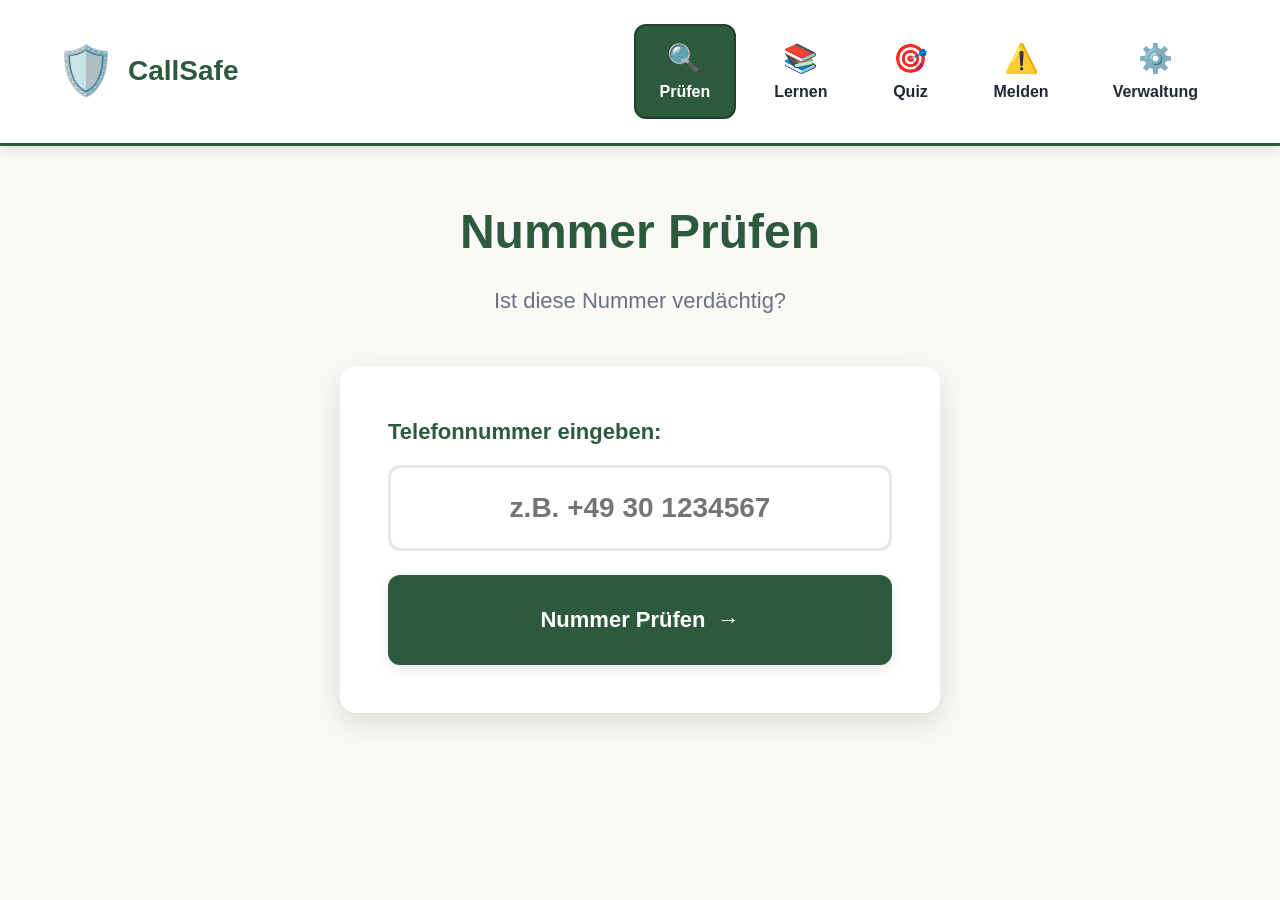
<file: index.html>
<!DOCTYPE html>
<html lang="de">
<head>
    <meta charset="UTF-8">
    <meta name="viewport" content="width=device-width, initial-scale=1.0">
    <meta name="description" content="Schutz vor Telefonbetrug - Sicher vor Enkeltrick und Betrüger">
    <meta name="theme-color" content="#2d5a3d">
    <title>CallSafe - Sicher am Telefon</title>
    <link rel="manifest" href="manifest.json">
    <link rel="stylesheet" href="style.css">
    <link rel="icon" type="image/png" href="data:image/svg+xml,<svg xmlns='http://www.w3.org/2000/svg' viewBox='0 0 100 100'><text y='.9em' font-size='90'>🛡️</text></svg>">
   
</head>
<body>
    <!-- Login Modal -->
<div id="login-modal" class="modal hidden">
    <div class="modal-content">
        <h2>Admin Login</h2>
        <form id="login-form">
            <div class="form-group">
                <label>E-Mail:</label>
                <input type="email" id="login-email" required>
            </div>
            <div class="form-group">
                <label>Passwort:</label>
                <input type="password" id="login-password" required>
            </div>
            <button type="submit" class="btn btn-primary">Login</button>
            <p id="login-error" class="error hidden"></p>
        </form>
    </div>
</div>
    <nav class="main-nav">
        <div class="nav-container">
            <div class="nav-logo">
                <span class="logo-icon">🛡️</span>
                <span class="logo-text">CallSafe</span>
            </div>
            <div class="nav-links">
                <button class="nav-btn active" data-page="check">
                    <span class="nav-icon">🔍</span>
                    <span>Prüfen</span>
                </button>
                <button class="nav-btn" data-page="learn">
                    <span class="nav-icon">📚</span>
                    <span>Lernen</span>
                </button>
                <button class="nav-btn" data-page="quiz">
                    <span class="nav-icon">🎯</span>
                    <span>Quiz</span>
                </button>
                <button class="nav-btn" data-page="report">
                    <span class="nav-icon">⚠️</span>
                    <span>Melden</span>
                </button>
                <button class="nav-btn" data-page="admin">
                    <span class="nav-icon">⚙️</span>
                    <span>Verwaltung</span>
                </button>
            </div>
        </div>
    </nav>

    <main class="main-content">
        
        <section id="check-page" class="page active">
            <div class="page-header">
                <h1>Nummer Prüfen</h1>
                <p class="subtitle">Ist diese Nummer verdächtig?</p>
            </div>
            
            <div class="check-container">
                <div class="input-group">
                    <label for="phone-input">Telefonnummer eingeben:</label>
                    <input 
                        type="tel" 
                        id="phone-input" 
                        placeholder="z.B. +49 30 1234567" 
                        autocomplete="off"
                    >
                    <button id="check-btn" class="btn btn-primary">
                        <span>Nummer Prüfen</span>
                        <span class="btn-icon">→</span>
                    </button>
                </div>

                <div id="check-result" class="check-result hidden">
                    <div class="result-card">
                        <div class="result-status"></div>
                        <div class="result-details">
                            <h3 class="result-title"></h3>
                            <p class="result-reason"></p>
                            <div class="result-category"></div>
                            <div class="result-action"></div>
                        </div>
                    </div>
                </div>
            </div>
        </section>

        <section id="learn-page" class="page">
            <div class="page-header">
                <h1>Wissen Schützt</h1>
                <p class="subtitle">Lernen Sie die häufigsten Betrugsmaschen kennen</p>
            </div>
            <div class="learn-grid">
                <div class="learn-card" data-topic="enkeltrick"><div class="card-icon">👵</div><h3>Enkeltrick</h3><p>Betrüger geben sich als Verwandte aus</p><button class="btn btn-secondary">Mehr erfahren →</button></div>
                <div class="learn-card" data-topic="polizei"><div class="card-icon">👮</div><h3>Falsche Polizisten</h3><p>Angebliche Polizei fordert Geld oder Wertsachen</p><button class="btn btn-secondary">Mehr erfahren →</button></div>
                <div class="learn-card" data-topic="schock"><div class="card-icon">🚨</div><h3>Schockanrufe</h3><p>Dringliche Notsituationen werden vorgetäuscht</p><button class="btn btn-secondary">Mehr erfahren →</button></div>
                <div class="learn-card" data-topic="bank"><div class="card-icon">🏦</div><h3>Bank / TAN-Betrug</h3><p>Angeblich Probleme mit Ihrem Konto</p><button class="btn btn-secondary">Mehr erfahren →</button></div>
                <div class="learn-card" data-topic="techsupport"><div class="card-icon">💻</div><h3>Tech-Support</h3><p>Falsche Microsoft oder IT-Mitarbeiter</p><button class="btn btn-secondary">Mehr erfahren →</button></div>
                <div class="learn-card" data-topic="gewinnspiel"><div class="card-icon">🎁</div><h3>Gewinnspiele</h3><p>Sie haben angeblich gewonnen</p><button class="btn btn-secondary">Mehr erfahren →</button></div>
            </div>
            <div id="learn-detail" class="learn-detail hidden"><button class="back-btn">← Zurück zur Übersicht</button><div class="detail-content"></div></div>
        </section>

        <section id="quiz-page" class="page">
            <div class="page-header"><h1>Spielerisch Lernen</h1><p class="subtitle">Testen Sie Ihr Wissen</p></div>
            <div id="quiz-start" class="quiz-start">
                <div class="quiz-topics">
                    <h2>Wählen Sie ein Thema:</h2>
                    <div class="quiz-topics-grid">
                        <button class="quiz-topic-btn" data-quiz="enkeltrick"><span class="topic-icon">👵</span><span>Enkeltrick</span></button>
                        <button class="quiz-topic-btn" data-quiz="polizei"><span class="topic-icon">👮</span><span>Falsche Polizisten</span></button>
                        <button class="quiz-topic-btn" data-quiz="bank"><span class="topic-icon">🏦</span><span>Bank-Betrug</span></button>
                        <button class="quiz-topic-btn" data-quiz="allgemein"><span class="topic-icon">🎯</span><span>Gemischtes Quiz</span></button>
                    </div>
                </div>
            </div>
            <div id="quiz-container" class="quiz-container hidden">
                <div class="quiz-progress"><div class="progress-bar"><div class="progress-fill"></div></div><p class="progress-text">Frage <span id="current-q">1</span> von <span id="total-q">5</span></p></div>
                <div class="quiz-question"><h2 id="question-text"></h2><div id="quiz-scenario" class="quiz-scenario hidden"></div><div id="quiz-options" class="quiz-options"></div></div>
                <div id="quiz-feedback" class="quiz-feedback hidden"></div>
                <div class="quiz-navigation"><button id="quiz-next" class="btn btn-primary hidden">Weiter →</button></div>
            </div>
            <div id="quiz-results" class="quiz-results hidden"><div class="results-card"><h2>Quiz beendet!</h2><div class="score-display"><div class="score-circle"><span id="final-score">0</span><span class="score-total">/ 5</span></div></div><p id="results-message"></p><div class="results-actions"><button id="quiz-restart" class="btn btn-primary">Neues Quiz starten</button><button id="quiz-review" class="btn btn-secondary">Antworten ansehen</button></div></div></div>
        </section>

        <section id="report-page" class="page">
            <div class="page-header"><h1>Nummer Melden</h1><p class="subtitle">Helfen Sie anderen - melden Sie verdächtige Nummern</p></div>
            <div class="report-container">
                <div class="report-form">
                    <div class="form-group"><label for="report-phone">Telefonnummer *</label><input type="tel" id="report-phone" placeholder="z.B. +49 30 1234567" required></div>
                    <div class="form-group"><label for="report-category">Art des Betrugs</label><select id="report-category"><option value="">Bitte wählen...</option><option value="enkeltrick">Enkeltrick</option><option value="polizei">Falsche Polizisten</option><option value="schock">Schockanruf</option><option value="bank">Bank / TAN-Betrug</option><option value="techsupport">Tech-Support</option><option value="gewinnspiel">Gewinnspiel</option><option value="sonstiges">Sonstiges</option></select></div>
                    <div class="form-group"><label for="report-details">Beschreibung (optional)</label><textarea id="report-details" rows="4" placeholder="Was wurde Ihnen am Telefon gesagt?"></textarea></div>
                    <button id="submit-report" class="btn btn-primary"><span>Nummer melden</span><span class="btn-icon">✓</span></button>
                </div>
                <div class="report-info"><div class="info-card"><h3>🤝 Gemeinsam stärker</h3><p>Jede Meldung hilft, andere Menschen zu schützen.</p></div><div class="info-card"><h3>📋 Offizielle Meldung</h3><p>Möchten Sie den Betrug auch offiziell melden?</p><a href="https://www.bundesnetzagentur.de/DE/Vportal/TK/Aerger/Faelle/UEW/beschwerde/start.html" target="_blank" class="btn btn-secondary external-link">Bundesnetzagentur →</a></div></div>
                <div id="report-success" class="report-success hidden"><div class="success-message"><div class="success-icon">✓</div><h3>Vielen Dank!</h3><p>Ihre Meldung wurde in der Datenbank gespeichert.</p><button id="new-report" class="btn btn-secondary">Weitere Nummer melden</button></div></div>
            </div>
        </section>

        <section id="admin-page" class="page">
    <div class="page-header">
        <h1>Admin-Verwaltung</h1>
        <p class="subtitle">Vollständige Kontrolle über alle Inhalte</p>
    </div>

    <div class="admin-container">
        <!-- Admin Tabs -->
        <div class="admin-tabs">
            <button class="admin-tab active" data-tab="stats">📊 Dashboard</button>
            <button class="admin-tab" data-tab="numbers">📱 Nummern</button>
            <button class="admin-tab" data-tab="quiz">🎯 Quiz</button>
            <button class="admin-tab" data-tab="training">📚 Trainings</button>
            <button class="admin-tab" data-tab="users">👥 Benutzer</button>
        </div>

        <!-- 1. Dashboard Tab -->
        <div id="stats-tab" class="admin-tab-content active">
            <div class="stats-grid">
                <div class="stat-card">
                    <div class="stat-icon">📊</div>
                    <div class="stat-value" id="total-checks">-</div>
                    <div class="stat-label">Nummern geprüft</div>
                </div>
                <div class="stat-card">
                    <div class="stat-icon">⚠️</div>
                    <div class="stat-value" id="total-reports">-</div>
                    <div class="stat-label">Meldungen</div>
                </div>
                <div class="stat-card">
                    <div class="stat-icon">🎯</div>
                    <div class="stat-value" id="total-quizzes">-</div>
                    <div class="stat-label">Quiz absolviert</div>
                </div>
                <div class="stat-card">
                    <div class="stat-icon">🛡️</div>
                    <div class="stat-value" id="blacklist-count">-</div>
                    <div class="stat-label">Gemeldete Nummern</div>
                </div>
            </div>

            <div class="chart-container">
                <h3>Meldungen nach Kategorie</h3>
                <div id="category-list" class="category-list"></div>
            </div>

            <div class="numbers-preview">
                <h3>Zuletzt gemeldete Nummern</h3>
                <div id="recent-numbers" class="recent-numbers-list"></div>
            </div>
        </div>

        <!-- 2. Numbers Tab -->
        <div id="numbers-tab" class="admin-tab-content">
            <div class="numbers-controls" style="display: flex; gap: 10px; margin-bottom: 20px;">
                <input type="text" id="number-search" placeholder="Nummer suchen..." class="search-input" style="flex: 1;">
                <button id="add-number-btn" class="btn btn-primary">+ Nummer hinzufügen</button>
                <button id="refresh-numbers" class="btn btn-secondary">🔄 Aktualisieren</button>
            </div>
            <div id="numbers-list" class="numbers-list"></div>
        </div>

        <!-- 3. Quiz Tab -->
        <div id="quiz-tab" class="admin-tab-content">
            <div style="margin-bottom: 20px;">
                <button onclick="showAddQuizModal()" class="btn btn-primary">+ Quiz erstellen</button>
                <button onclick="loadAdminQuizzes()" class="btn btn-secondary">🔄 Aktualisieren</button>
            </div>
            <div id="quizzes-list"></div>
        </div>

        <!-- 4. Training Tab -->
        <div id="training-tab" class="admin-tab-content">
            <div style="margin-bottom: 20px;">
                <button onclick="alert('Training erstellen kommt bald!')" class="btn btn-primary">+ Training erstellen</button>
                <button onclick="loadAdminTrainings()" class="btn btn-secondary">🔄 Aktualisieren</button>
            </div>
            <div id="trainings-list"></div>
        </div>

        <!-- 5. Users Tab -->
        <div id="users-tab" class="admin-tab-content">
            <div style="margin-bottom: 20px;">
                <button onclick="alert('User-Verwaltung kommt bald!')" class="btn btn-secondary">🔄 Aktualisieren</button>
            </div>
            <div id="users-list">
                <p style="padding: 20px; text-align: center; color: #666;">User-Verwaltung wird bald implementiert</p>
            </div>
        </div>

    </div>
</section>
<!-- Admin Tab Styles -->
<style>
.admin-tabs {
    display: flex;
    gap: 10px;
    margin-bottom: 20px;
    flex-wrap: wrap;
}

.admin-tab {
    padding: 12px 20px;
    background: white;
    border: 2px solid #e0e0e0;
    border-radius: 8px;
    cursor: pointer;
    font-weight: 600;
    transition: all 0.3s;
}

.admin-tab:hover {
    background: #f5f5f5;
    border-color: #2d5a3d;
}

.admin-tab.active {
    background: #2d5a3d;
    color: white;
    border-color: #2d5a3d;
}

.admin-tab-content {
    display: none;
}

.admin-tab-content.active {
    display: block;
}

.search-input {
    padding: 12px 16px;
    border: 2px solid #e0e0e0;
    border-radius: 8px;
    font-size: 1rem;
}

.search-input:focus {
    outline: none;
    border-color: #2d5a3d;
}

.btn-danger {
    background: #d32f2f !important;
    color: white !important;
}

.btn-danger:hover {
    background: #b71c1c !important;
}
</style>

<!-- Tab Switching Script -->
<script>
document.addEventListener('DOMContentLoaded', () => {
    // Tab Switching
    document.querySelectorAll('.admin-tab').forEach(tab => {
        tab.addEventListener('click', () => {
            const targetTab = tab.dataset.tab;
            
            // Remove active from all tabs
            document.querySelectorAll('.admin-tab').forEach(t => t.classList.remove('active'));
            document.querySelectorAll('.admin-tab-content').forEach(c => c.classList.remove('active'));
            
            // Add active to clicked tab
            tab.classList.add('active');
            document.getElementById(`${targetTab}-tab`).classList.add('active');
            
            // Load content based on tab
            if (targetTab === 'quiz' && typeof loadAdminQuizzes === 'function') {
                loadAdminQuizzes();
            } else if (targetTab === 'training' && typeof loadAdminTrainings === 'function') {
                loadAdminTrainings();
            }
        });
    });
});
</script>

    </main>

    <div id="install-prompt" class="install-prompt hidden">
        <div class="install-content">
            <button class="install-close">×</button>
            <div class="install-icon">📱</div>
            <h3>App installieren?</h3>
            <p>Installieren Sie CallSafe für schnellen Zugriff, auch offline.</p>
            <button id="install-btn" class="btn btn-primary">Jetzt installieren</button>
        </div>
    </div>

    <div id="loading" class="loading-overlay hidden">
        <div class="loading-spinner"></div>
    </div>

    
    <script src="api-client.js"></script> 
    <script src="admin-system.js"></script>
    <script src="admin-management-complete.js"></script>
    <script src="app.js"></script>
</body>
</html>
</file>
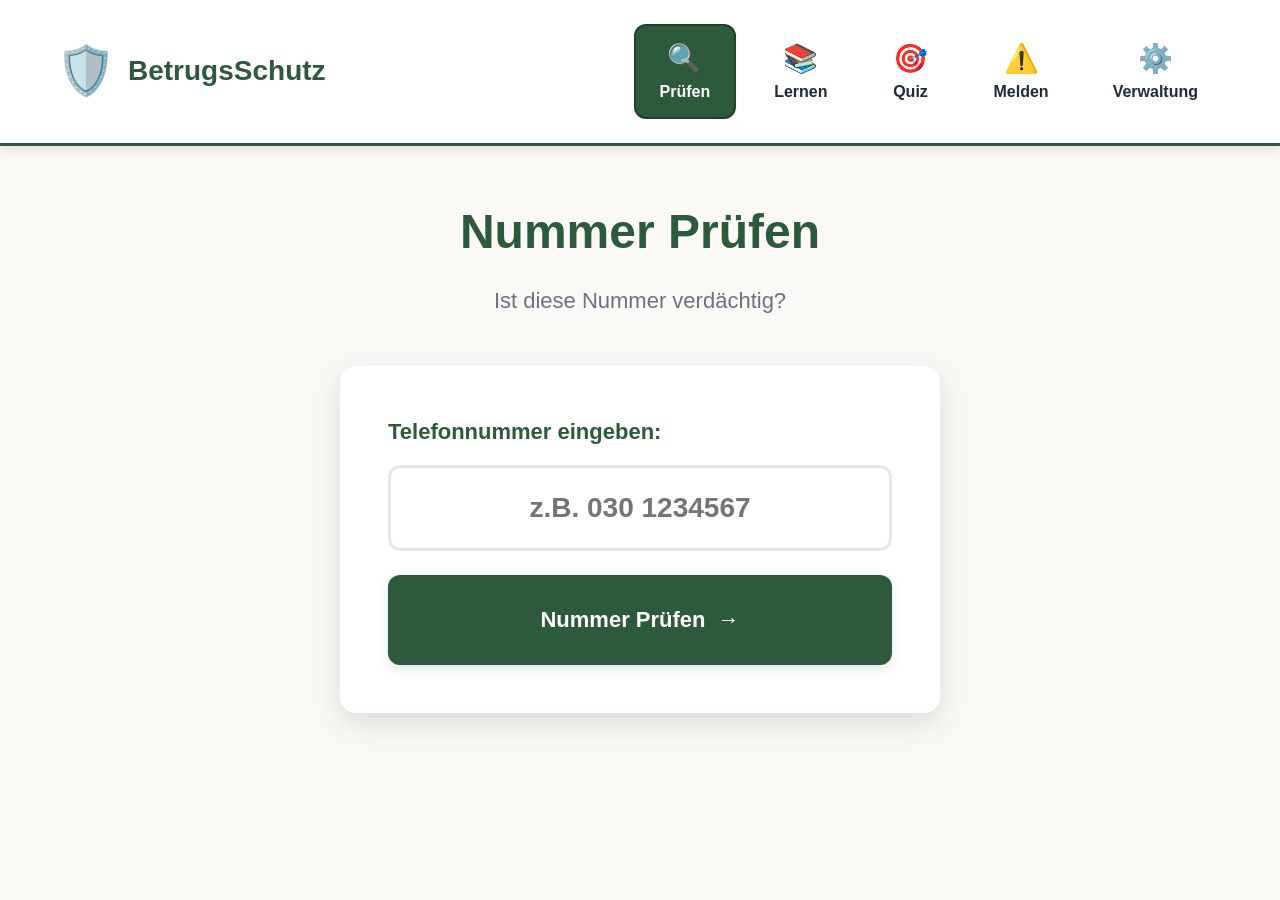
<file: index(3).html>
<!DOCTYPE html>
<html lang="de">
<head>
    <meta charset="UTF-8">
    <meta name="viewport" content="width=device-width, initial-scale=1.0">
    <meta name="description" content="Schutz vor Telefonbetrug - Sicher vor Enkeltrick und Betrüger">
    <meta name="theme-color" content="#2d5a3d">
    <title>BetrugsSchutz - Sicher am Telefon</title>
    <link rel="manifest" href="manifest.json">
    <link rel="stylesheet" href="style.css">
    <link rel="icon" type="image/png" href="data:image/svg+xml,<svg xmlns='http://www.w3.org/2000/svg' viewBox='0 0 100 100'><text y='.9em' font-size='90'>🛡️</text></svg>">
</head>
<body>
    <!-- Navigation -->
    <nav class="main-nav">
        <div class="nav-container">
            <div class="nav-logo">
                <span class="logo-icon">🛡️</span>
                <span class="logo-text">BetrugsSchutz</span>
            </div>
            <div class="nav-links">
                <button class="nav-btn active" data-page="check">
                    <span class="nav-icon">🔍</span>
                    <span>Prüfen</span>
                </button>
                <button class="nav-btn" data-page="learn">
                    <span class="nav-icon">📚</span>
                    <span>Lernen</span>
                </button>
                <button class="nav-btn" data-page="quiz">
                    <span class="nav-icon">🎯</span>
                    <span>Quiz</span>
                </button>
                <button class="nav-btn" data-page="report">
                    <span class="nav-icon">⚠️</span>
                    <span>Melden</span>
                </button>
                <button class="nav-btn" data-page="admin">
                    <span class="nav-icon">⚙️</span>
                    <span>Verwaltung</span>
                </button>
            </div>
        </div>
    </nav>

    <!-- Main Content Area -->
    <main class="main-content">
        
        <!-- Check Page -->
        <section id="check-page" class="page active">
            <div class="page-header">
                <h1>Nummer Prüfen</h1>
                <p class="subtitle">Ist diese Nummer verdächtig?</p>
            </div>
            
            <div class="check-container">
                <div class="input-group">
                    <label for="phone-input">Telefonnummer eingeben:</label>
                    <input 
                        type="tel" 
                        id="phone-input" 
                        placeholder="z.B. 030 1234567" 
                        autocomplete="off"
                    >
                    <button id="check-btn" class="btn btn-primary">
                        <span>Nummer Prüfen</span>
                        <span class="btn-icon">→</span>
                    </button>
                </div>

                <div id="check-result" class="check-result hidden">
                    <div class="result-card">
                        <div class="result-status"></div>
                        <div class="result-details">
                            <h3 class="result-title"></h3>
                            <p class="result-reason"></p>
                            <div class="result-category"></div>
                            <div class="result-action"></div>
                        </div>
                    </div>
                </div>
            </div>
        </section>

        <!-- Learn Page -->
        <section id="learn-page" class="page">
            <div class="page-header">
                <h1>Wissen Schützt</h1>
                <p class="subtitle">Lernen Sie die häufigsten Betrugsmaschen kennen</p>
            </div>
            
            <div class="learn-grid">
                <div class="learn-card" data-topic="enkeltrick">
                    <div class="card-icon">👵</div>
                    <h3>Enkeltrick</h3>
                    <p>Betrüger geben sich als Verwandte aus</p>
                    <button class="btn btn-secondary">Mehr erfahren →</button>
                </div>

                <div class="learn-card" data-topic="polizei">
                    <div class="card-icon">👮</div>
                    <h3>Falsche Polizisten</h3>
                    <p>Angebliche Polizei fordert Geld oder Wertsachen</p>
                    <button class="btn btn-secondary">Mehr erfahren →</button>
                </div>

                <div class="learn-card" data-topic="schock">
                    <div class="card-icon">🚨</div>
                    <h3>Schockanrufe</h3>
                    <p>Dringliche Notsituationen werden vorgetäuscht</p>
                    <button class="btn btn-secondary">Mehr erfahren →</button>
                </div>

                <div class="learn-card" data-topic="bank">
                    <div class="card-icon">🏦</div>
                    <h3>Bank / TAN-Betrug</h3>
                    <p>Angeblich Probleme mit Ihrem Konto</p>
                    <button class="btn btn-secondary">Mehr erfahren →</button>
                </div>

                <div class="learn-card" data-topic="techsupport">
                    <div class="card-icon">💻</div>
                    <h3>Tech-Support</h3>
                    <p>Falsche Microsoft oder IT-Mitarbeiter</p>
                    <button class="btn btn-secondary">Mehr erfahren →</button>
                </div>

                <div class="learn-card" data-topic="gewinnspiel">
                    <div class="card-icon">🎁</div>
                    <h3>Gewinnspiele</h3>
                    <p>Sie haben angeblich gewonnen</p>
                    <button class="btn btn-secondary">Mehr erfahren →</button>
                </div>
            </div>

            <!-- Detail View -->
            <div id="learn-detail" class="learn-detail hidden">
                <button class="back-btn">← Zurück zur Übersicht</button>
                <div class="detail-content"></div>
            </div>
        </section>

        <!-- Quiz Page -->
        <section id="quiz-page" class="page">
            <div class="page-header">
                <h1>Spielerisch Lernen</h1>
                <p class="subtitle">Testen Sie Ihr Wissen</p>
            </div>

            <div id="quiz-start" class="quiz-start">
                <div class="quiz-topics">
                    <h2>Wählen Sie ein Thema:</h2>
                    <div class="quiz-topics-grid">
                        <button class="quiz-topic-btn" data-quiz="enkeltrick">
                            <span class="topic-icon">👵</span>
                            <span>Enkeltrick</span>
                        </button>
                        <button class="quiz-topic-btn" data-quiz="polizei">
                            <span class="topic-icon">👮</span>
                            <span>Falsche Polizisten</span>
                        </button>
                        <button class="quiz-topic-btn" data-quiz="bank">
                            <span class="topic-icon">🏦</span>
                            <span>Bank-Betrug</span>
                        </button>
                        <button class="quiz-topic-btn" data-quiz="allgemein">
                            <span class="topic-icon">🎯</span>
                            <span>Gemischtes Quiz</span>
                        </button>
                    </div>
                </div>
            </div>

            <div id="quiz-container" class="quiz-container hidden">
                <div class="quiz-progress">
                    <div class="progress-bar">
                        <div class="progress-fill"></div>
                    </div>
                    <p class="progress-text">Frage <span id="current-q">1</span> von <span id="total-q">5</span></p>
                </div>

                <div class="quiz-question">
                    <h2 id="question-text"></h2>
                    <div id="quiz-scenario" class="quiz-scenario hidden"></div>
                    <div id="quiz-options" class="quiz-options"></div>
                </div>

                <div id="quiz-feedback" class="quiz-feedback hidden"></div>
                
                <div class="quiz-navigation">
                    <button id="quiz-next" class="btn btn-primary hidden">Weiter →</button>
                </div>
            </div>

            <div id="quiz-results" class="quiz-results hidden">
                <div class="results-card">
                    <h2>Quiz beendet!</h2>
                    <div class="score-display">
                        <div class="score-circle">
                            <span id="final-score">0</span>
                            <span class="score-total">/ 5</span>
                        </div>
                    </div>
                    <p id="results-message"></p>
                    <div class="results-actions">
                        <button id="quiz-restart" class="btn btn-primary">Neues Quiz starten</button>
                        <button id="quiz-review" class="btn btn-secondary">Antworten ansehen</button>
                    </div>
                </div>
            </div>
        </section>

        <!-- Report Page -->
        <section id="report-page" class="page">
            <div class="page-header">
                <h1>Nummer Melden</h1>
                <p class="subtitle">Helfen Sie anderen - melden Sie verdächtige Nummern</p>
            </div>

            <div class="report-container">
                <div class="report-form">
                    <div class="form-group">
                        <label for="report-phone">Telefonnummer *</label>
                        <input 
                            type="tel" 
                            id="report-phone" 
                            placeholder="z.B. 030 1234567"
                            required
                        >
                    </div>

                    <div class="form-group">
                        <label for="report-category">Art des Betrugs</label>
                        <select id="report-category">
                            <option value="">Bitte wählen...</option>
                            <option value="enkeltrick">Enkeltrick</option>
                            <option value="polizei">Falsche Polizisten</option>
                            <option value="schock">Schockanruf</option>
                            <option value="bank">Bank / TAN-Betrug</option>
                            <option value="techsupport">Tech-Support</option>
                            <option value="gewinnspiel">Gewinnspiel</option>
                            <option value="sonstiges">Sonstiges</option>
                        </select>
                    </div>

                    <div class="form-group">
                        <label for="report-details">Beschreibung (optional)</label>
                        <textarea 
                            id="report-details" 
                            rows="4" 
                            placeholder="Was wurde Ihnen am Telefon gesagt?"
                        ></textarea>
                    </div>

                    <button id="submit-report" class="btn btn-primary">
                        <span>Nummer melden</span>
                        <span class="btn-icon">✓</span>
                    </button>
                </div>

                <div class="report-info">
                    <div class="info-card">
                        <h3>🤝 Gemeinsam stärker</h3>
                        <p>Jede Meldung hilft, andere Menschen zu schützen. Ihre Angaben werden anonymisiert gespeichert.</p>
                    </div>

                    <div class="info-card">
                        <h3>📋 Offizielle Meldung</h3>
                        <p>Möchten Sie den Betrug auch offiziell melden?</p>
                        <a href="https://www.bundesnetzagentur.de/DE/Vportal/TK/Aerger/Faelle/start.html" 
                           target="_blank" 
                           class="btn btn-secondary external-link">
                            Bundesnetzagentur →
                        </a>
                    </div>
                </div>

                <div id="report-success" class="report-success hidden">
                    <div class="success-message">
                        <div class="success-icon">✓</div>
                        <h3>Vielen Dank!</h3>
                        <p>Ihre Meldung wurde gespeichert und hilft anderen Menschen.</p>
                        <button id="new-report" class="btn btn-secondary">Weitere Nummer melden</button>
                    </div>
                </div>
            </div>
        </section>

        <!-- Admin Page -->
        <section id="admin-page" class="page">
            <div class="page-header">
                <h1>Verwaltung</h1>
                <p class="subtitle">Datenbank und Statistiken</p>
            </div>

            <div class="admin-container">
                <div class="admin-tabs">
                    <button class="admin-tab active" data-tab="stats">Statistiken</button>
                    <button class="admin-tab" data-tab="numbers">Nummern</button>
                    <button class="admin-tab" data-tab="content">Inhalte</button>
                </div>

                <!-- Statistics Tab -->
                <div id="stats-tab" class="admin-tab-content active">
                    <div class="stats-grid">
                        <div class="stat-card">
                            <div class="stat-icon">📊</div>
                            <div class="stat-value" id="total-checks">0</div>
                            <div class="stat-label">Nummern geprüft</div>
                        </div>
                        <div class="stat-card">
                            <div class="stat-icon">⚠️</div>
                            <div class="stat-value" id="total-reports">0</div>
                            <div class="stat-label">Meldungen</div>
                        </div>
                        <div class="stat-card">
                            <div class="stat-icon">🎯</div>
                            <div class="stat-value" id="total-quizzes">0</div>
                            <div class="stat-label">Quiz absolviert</div>
                        </div>
                        <div class="stat-card">
                            <div class="stat-icon">🛡️</div>
                            <div class="stat-value" id="blacklist-count">0</div>
                            <div class="stat-label">Gesperrte Nummern</div>
                        </div>
                    </div>

                    <div class="chart-container">
                        <h3>Meldungen nach Kategorie</h3>
                        <canvas id="category-chart"></canvas>
                    </div>
                </div>

                <!-- Numbers Tab -->
                <div id="numbers-tab" class="admin-tab-content">
                    <div class="numbers-controls">
                        <input type="text" id="number-search" placeholder="Nummer suchen..." class="search-input">
                        <button id="add-number-btn" class="btn btn-primary">+ Nummer hinzufügen</button>
                    </div>
                    <div id="numbers-list" class="numbers-list"></div>
                </div>

                <!-- Content Tab -->
                <div id="content-tab" class="admin-tab-content">
                    <div class="content-editor">
                        <h3>Lernmodule verwalten</h3>
                        <p>Hier können Sie die Inhalte der Lernmodule bearbeiten und aktualisieren.</p>
                        <button class="btn btn-secondary">Inhalte bearbeiten</button>
                    </div>
                </div>
            </div>
        </section>

    </main>

    <!-- Install Prompt -->
    <div id="install-prompt" class="install-prompt hidden">
        <div class="install-content">
            <button class="install-close">×</button>
            <div class="install-icon">📱</div>
            <h3>App installieren?</h3>
            <p>Installieren Sie BetrugsSchutz für schnellen Zugriff, auch offline.</p>
            <button id="install-btn" class="btn btn-primary">Jetzt installieren</button>
        </div>
    </div>

    <!-- Loading Overlay -->
    <div id="loading" class="loading-overlay hidden">
        <div class="loading-spinner"></div>
    </div>

    <script src="app.js"></script>
</body>
</html>
</file>
<file: style.css>
/* CSS Variables */
:root {
    --color-primary: #2d5a3d;
    --color-primary-dark: #1f4029;
    --color-primary-light: #4a8059;
    --color-secondary: #d97706;
    --color-success: #059669;
    --color-warning: #f59e0b;
    --color-danger: #dc2626;
    
    --color-bg: #faf9f6;
    --color-surface: #ffffff;
    --color-text: #1f2937;
    --color-text-light: #6b7280;
    --color-border: #e5e7eb;
    
    --font-base: 'Segoe UI', Tahoma, Geneva, Verdana, sans-serif;
    --font-size-xs: 0.875rem;
    --font-size-sm: 1rem;
    --font-size-base: 1.125rem;
    --font-size-lg: 1.375rem;
    --font-size-xl: 1.75rem;
    --font-size-2xl: 2.25rem;
    --font-size-3xl: 3rem;
    
    /* Spacing */
    --space-xs: 0.5rem;
    --space-sm: 0.75rem;
    --space-md: 1rem;
    --space-lg: 1.5rem;
    --space-xl: 2rem;
    --space-2xl: 3rem;
    
    /* Shadows */
    --shadow-sm: 0 1px 3px rgba(0, 0, 0, 0.08);
    --shadow-md: 0 4px 12px rgba(0, 0, 0, 0.1);
    --shadow-lg: 0 10px 30px rgba(0, 0, 0, 0.12);
    
    /* Border Radius */
    --radius-sm: 8px;
    --radius-md: 12px;
    --radius-lg: 16px;
    --radius-xl: 24px;
    --radius-full: 9999px;
}

/* Reset & Base Styles */
* {
    margin: 0;
    padding: 0;
    box-sizing: border-box;
}

body {
    font-family: var(--font-base);
    font-size: var(--font-size-base);
    line-height: 1.6;
    color: var(--color-text);
    background: var(--color-bg);
    -webkit-font-smoothing: antialiased;
    -moz-osx-font-smoothing: grayscale;
}

/* Navigation */
.main-nav {
    background: var(--color-surface);
    border-bottom: 3px solid var(--color-primary);
    box-shadow: var(--shadow-md);
    position: sticky;
    top: 0;
    z-index: 100;
}

.nav-container {
    max-width: 1200px;
    margin: 0 auto;
    padding: var(--space-lg) var(--space-md);
    display: flex;
    justify-content: space-between;
    align-items: center;
    gap: var(--space-lg);
    flex-wrap: wrap;
}

.nav-logo {
    display: flex;
    align-items: center;
    gap: var(--space-sm);
    font-size: var(--font-size-xl);
    font-weight: 700;
    color: var(--color-primary);
}

.logo-icon {
    font-size: var(--font-size-3xl);
}

.nav-links {
    display: flex;
    gap: var(--space-sm);
    flex-wrap: wrap;
}

.nav-btn {
    display: flex;
    flex-direction: column;
    align-items: center;
    gap: var(--space-xs);
    padding: var(--space-md) var(--space-lg);
    border: 2px solid transparent;
    background: transparent;
    color: var(--color-text);
    font-size: var(--font-size-sm);
    font-weight: 600;
    border-radius: var(--radius-md);
    cursor: pointer;
    transition: all 0.2s ease;
    min-width: 90px;
}

.nav-btn:hover {
    background: var(--color-primary-light);
    color: white;
    transform: translateY(-2px);
}

.nav-btn.active {
    background: var(--color-primary);
    color: white;
    border-color: var(--color-primary-dark);
}

.nav-icon {
    font-size: var(--font-size-xl);
}

/* Main Content */
.main-content {
    max-width: 1200px;
    margin: 0 auto;
    padding: var(--space-2xl) var(--space-md);
}

.page {
    display: none;
    animation: fadeIn 0.3s ease;
}

.page.active {
    display: block;
}

@keyframes fadeIn {
    from {
        opacity: 0;
        transform: translateY(10px);
    }
    to {
        opacity: 1;
        transform: translateY(0);
    }
}

.page-header {
    text-align: center;
    margin-bottom: var(--space-2xl);
}

.page-header h1 {
    font-size: var(--font-size-3xl);
    color: var(--color-primary);
    margin-bottom: var(--space-sm);
    font-weight: 800;
}

.subtitle {
    font-size: var(--font-size-lg);
    color: var(--color-text-light);
}

/* Buttons */
.btn {
    display: inline-flex;
    align-items: center;
    gap: var(--space-sm);
    padding: var(--space-lg) var(--space-xl);
    font-size: var(--font-size-base);
    font-weight: 600;
    border: none;
    border-radius: var(--radius-md);
    cursor: pointer;
    transition: all 0.2s ease;
    text-decoration: none;
    justify-content: center;
}

.btn-primary {
    background: var(--color-primary);
    color: white;
    box-shadow: var(--shadow-md);
}

.btn-primary:hover {
    background: var(--color-primary-dark);
    transform: translateY(-2px);
    box-shadow: var(--shadow-lg);
}

.btn-secondary {
    background: var(--color-surface);
    color: var(--color-primary);
    border: 2px solid var(--color-primary);
}

.btn-secondary:hover {
    background: var(--color-primary);
    color: white;
}

.btn-icon {
    font-size: var(--font-size-lg);
}

/* Check Page */
.check-container {
    max-width: 600px;
    margin: 0 auto;
}

.input-group {
    background: var(--color-surface);
    padding: var(--space-2xl);
    border-radius: var(--radius-lg);
    box-shadow: var(--shadow-lg);
    margin-bottom: var(--space-xl);
}

.input-group label {
    display: block;
    font-size: var(--font-size-lg);
    font-weight: 600;
    margin-bottom: var(--space-md);
    color: var(--color-primary);
}

.input-group input {
    width: 100%;
    padding: var(--space-lg);
    font-size: var(--font-size-xl);
    border: 3px solid var(--color-border);
    border-radius: var(--radius-md);
    margin-bottom: var(--space-lg);
    text-align: center;
    font-weight: 600;
}

.input-group input:focus {
    outline: none;
    border-color: var(--color-primary);
    box-shadow: 0 0 0 4px rgba(45, 90, 61, 0.1);
}

.input-group .btn {
    width: 100%;
    font-size: var(--font-size-lg);
    padding: var(--space-xl);
}

.check-result {
    animation: slideUp 0.4s ease;
}

.check-result.hidden {
    display: none;
}

@keyframes slideUp {
    from {
        opacity: 0;
        transform: translateY(20px);
    }
    to {
        opacity: 1;
        transform: translateY(0);
    }
}

.result-card {
    background: var(--color-surface);
    border-radius: var(--radius-lg);
    box-shadow: var(--shadow-lg);
    overflow: hidden;
}

.result-status {
    padding: var(--space-2xl);
    text-align: center;
    font-size: var(--font-size-2xl);
    font-weight: 800;
}

.result-status.safe {
    background: var(--color-success);
    color: white;
}

.result-status.warning {
    background: var(--color-warning);
    color: white;
}

.result-status.danger {
    background: var(--color-danger);
    color: white;
}

.result-details {
    padding: var(--space-2xl);
}

.result-title {
    font-size: var(--font-size-xl);
    margin-bottom: var(--space-md);
    color: var(--color-primary);
}

.result-reason {
    font-size: var(--font-size-lg);
    margin-bottom: var(--space-lg);
    color: var(--color-text-light);
}

.result-category {
    background: var(--color-bg);
    padding: var(--space-md) var(--space-lg);
    border-radius: var(--radius-md);
    margin-bottom: var(--space-lg);
    font-weight: 600;
}

.result-action {
    background: var(--color-primary);
    color: white;
    padding: var(--space-lg);
    border-radius: var(--radius-md);
    font-size: var(--font-size-lg);
    font-weight: 700;
    text-align: center;
}

/* Learn Page */
.learn-grid {
    display: grid;
    grid-template-columns: repeat(auto-fit, minmax(280px, 1fr));
    gap: var(--space-xl);
    margin-bottom: var(--space-2xl);
}

.learn-card {
    background: var(--color-surface);
    padding: var(--space-xl);
    border-radius: var(--radius-lg);
    box-shadow: var(--shadow-md);
    text-align: center;
    transition: all 0.3s ease;
    cursor: pointer;
    border: 3px solid transparent;
}

.learn-card:hover {
    transform: translateY(-5px);
    box-shadow: var(--shadow-lg);
    border-color: var(--color-primary);
}

.card-icon {
    font-size: 4rem;
    margin-bottom: var(--space-md);
}

.learn-card h3 {
    font-size: var(--font-size-xl);
    color: var(--color-primary);
    margin-bottom: var(--space-sm);
}

.learn-card p {
    color: var(--color-text-light);
    margin-bottom: var(--space-lg);
    font-size: var(--font-size-base);
}

.learn-detail {
    background: var(--color-surface);
    padding: var(--space-2xl);
    border-radius: var(--radius-lg);
    box-shadow: var(--shadow-lg);
    animation: fadeIn 0.3s ease;
}

.learn-detail.hidden {
    display: none;
}

.back-btn {
    background: transparent;
    border: none;
    color: var(--color-primary);
    font-size: var(--font-size-lg);
    font-weight: 600;
    cursor: pointer;
    padding: var(--space-md);
    margin-bottom: var(--space-lg);
    display: inline-flex;
    align-items: center;
    gap: var(--space-sm);
}

.back-btn:hover {
    text-decoration: underline;
}

.detail-content h2 {
    font-size: var(--font-size-2xl);
    color: var(--color-primary);
    margin-bottom: var(--space-lg);
}

.detail-content h3 {
    font-size: var(--font-size-xl);
    color: var(--color-primary);
    margin: var(--space-xl) 0 var(--space-md);
}

.detail-content p {
    font-size: var(--font-size-base);
    line-height: 1.8;
    margin-bottom: var(--space-md);
}

.detail-content ul {
    list-style: none;
    margin: var(--space-lg) 0;
}

.detail-content li {
    padding: var(--space-md);
    margin-bottom: var(--space-sm);
    background: var(--color-bg);
    border-left: 4px solid var(--color-primary);
    border-radius: var(--radius-sm);
    font-size: var(--font-size-base);
}

.detail-content .warning-box {
    background: #fef3c7;
    border: 3px solid var(--color-warning);
    padding: var(--space-lg);
    border-radius: var(--radius-md);
    margin: var(--space-xl) 0;
}

.detail-content .tip-box {
    background: #d1fae5;
    border: 3px solid var(--color-success);
    padding: var(--space-lg);
    border-radius: var(--radius-md);
    margin: var(--space-xl) 0;
}

/* Quiz Page */
.quiz-start {
    max-width: 700px;
    margin: 0 auto;
}

.quiz-topics h2 {
    text-align: center;
    font-size: var(--font-size-2xl);
    color: var(--color-primary);
    margin-bottom: var(--space-xl);
}

.quiz-topics-grid {
    display: grid;
    grid-template-columns: repeat(auto-fit, minmax(200px, 1fr));
    gap: var(--space-lg);
}

.quiz-topic-btn {
    background: var(--color-surface);
    border: 3px solid var(--color-primary);
    padding: var(--space-xl);
    border-radius: var(--radius-lg);
    cursor: pointer;
    transition: all 0.2s ease;
    display: flex;
    flex-direction: column;
    align-items: center;
    gap: var(--space-md);
    font-size: var(--font-size-lg);
    font-weight: 600;
    color: var(--color-primary);
}

.quiz-topic-btn:hover {
    background: var(--color-primary);
    color: white;
    transform: translateY(-3px);
    box-shadow: var(--shadow-lg);
}

.topic-icon {
    font-size: 3rem;
}

.quiz-container {
    max-width: 700px;
    margin: 0 auto;
    background: var(--color-surface);
    padding: var(--space-2xl);
    border-radius: var(--radius-lg);
    box-shadow: var(--shadow-lg);
}

.quiz-container.hidden {
    display: none;
}

.quiz-progress {
    margin-bottom: var(--space-xl);
}

.progress-bar {
    height: 12px;
    background: var(--color-bg);
    border-radius: var(--radius-full);
    overflow: hidden;
    margin-bottom: var(--space-sm);
}

.progress-fill {
    height: 100%;
    background: var(--color-primary);
    transition: width 0.3s ease;
    width: 0%;
}

.progress-text {
    text-align: center;
    font-weight: 600;
    color: var(--color-text-light);
}

.quiz-question h2 {
    font-size: var(--font-size-xl);
    color: var(--color-primary);
    margin-bottom: var(--space-lg);
}

.quiz-scenario {
    background: #e0f2fe;
    border-left: 4px solid #0284c7;
    padding: var(--space-lg);
    border-radius: var(--radius-md);
    margin-bottom: var(--space-xl);
    font-style: italic;
    font-size: var(--font-size-base);
}

.quiz-scenario.hidden {
    display: none;
}

.quiz-options {
    display: flex;
    flex-direction: column;
    gap: var(--space-md);
}

.quiz-option {
    padding: var(--space-lg);
    border: 3px solid var(--color-border);
    border-radius: var(--radius-md);
    cursor: pointer;
    transition: all 0.2s ease;
    font-size: var(--font-size-base);
    background: var(--color-surface);
    text-align: left;
}

.quiz-option:hover {
    border-color: var(--color-primary);
    background: var(--color-bg);
    transform: translateX(5px);
}

.quiz-option.selected {
    border-color: var(--color-primary);
    background: var(--color-primary);
    color: white;
    font-weight: 600;
}

.quiz-option.correct {
    border-color: var(--color-success);
    background: var(--color-success);
    color: white;
}

.quiz-option.incorrect {
    border-color: var(--color-danger);
    background: var(--color-danger);
    color: white;
}

.quiz-option.disabled {
    pointer-events: none;
    opacity: 0.6;
}

.quiz-feedback {
    margin-top: var(--space-xl);
    padding: var(--space-lg);
    border-radius: var(--radius-md);
    animation: slideUp 0.3s ease;
}

.quiz-feedback.hidden {
    display: none;
}

.quiz-feedback.correct {
    background: #d1fae5;
    border: 3px solid var(--color-success);
}

.quiz-feedback.incorrect {
    background: #fee2e2;
    border: 3px solid var(--color-danger);
}

.quiz-feedback h3 {
    font-size: var(--font-size-lg);
    margin-bottom: var(--space-sm);
}

.quiz-navigation {
    margin-top: var(--space-xl);
    text-align: center;
}

.quiz-results {
    max-width: 600px;
    margin: 0 auto;
}

.quiz-results.hidden {
    display: none;
}

.results-card {
    background: var(--color-surface);
    padding: var(--space-2xl);
    border-radius: var(--radius-lg);
    box-shadow: var(--shadow-lg);
    text-align: center;
}

.results-card h2 {
    font-size: var(--font-size-2xl);
    color: var(--color-primary);
    margin-bottom: var(--space-xl);
}

.score-display {
    margin: var(--space-2xl) 0;
}

.score-circle {
    display: inline-flex;
    align-items: baseline;
    justify-content: center;
    width: 200px;
    height: 200px;
    border: 8px solid var(--color-primary);
    border-radius: 50%;
    font-size: var(--font-size-3xl);
    font-weight: 800;
    color: var(--color-primary);
    background: var(--color-bg);
}

.score-total {
    font-size: var(--font-size-xl);
    color: var(--color-text-light);
    margin-left: var(--space-xs);
}

.results-card p {
    font-size: var(--font-size-lg);
    margin-bottom: var(--space-xl);
}

.results-actions {
    display: flex;
    gap: var(--space-md);
    justify-content: center;
    flex-wrap: wrap;
}

/* Report Page */
.report-container {
    max-width: 900px;
    margin: 0 auto;
    display: grid;
    grid-template-columns: 1fr 1fr;
    gap: var(--space-xl);
}

.report-form {
    background: var(--color-surface);
    padding: var(--space-2xl);
    border-radius: var(--radius-lg);
    box-shadow: var(--shadow-lg);
}

.form-group {
    margin-bottom: var(--space-lg);
}

.form-group label {
    display: block;
    font-size: var(--font-size-base);
    font-weight: 600;
    margin-bottom: var(--space-sm);
    color: var(--color-primary);
}

.form-group input,
.form-group select,
.form-group textarea {
    width: 100%;
    padding: var(--space-md);
    font-size: var(--font-size-base);
    border: 2px solid var(--color-border);
    border-radius: var(--radius-sm);
    font-family: var(--font-base);
}

.form-group input:focus,
.form-group select:focus,
.form-group textarea:focus {
    outline: none;
    border-color: var(--color-primary);
}

.report-info {
    display: flex;
    flex-direction: column;
    gap: var(--space-lg);
}

.info-card {
    background: var(--color-surface);
    padding: var(--space-xl);
    border-radius: var(--radius-lg);
    box-shadow: var(--shadow-md);
}

.info-card h3 {
    font-size: var(--font-size-lg);
    margin-bottom: var(--space-md);
    color: var(--color-primary);
}

.info-card p {
    margin-bottom: var(--space-md);
}

.external-link {
    width: 100%;
}

.report-success {
    grid-column: 1 / -1;
    animation: fadeIn 0.4s ease;
}

.report-success.hidden {
    display: none;
}

.success-message {
    background: var(--color-surface);
    padding: var(--space-2xl);
    border-radius: var(--radius-lg);
    box-shadow: var(--shadow-lg);
    text-align: center;
}

.success-icon {
    font-size: 5rem;
    color: var(--color-success);
    margin-bottom: var(--space-lg);
}

.success-message h3 {
    font-size: var(--font-size-2xl);
    color: var(--color-success);
    margin-bottom: var(--space-md);
}

.success-message p {
    font-size: var(--font-size-lg);
    margin-bottom: var(--space-xl);
}

/* Admin Page */
.admin-tabs {
    display: flex;
    gap: var(--space-sm);
    margin-bottom: var(--space-xl);
    border-bottom: 3px solid var(--color-border);
}

.admin-tab {
    padding: var(--space-lg) var(--space-xl);
    background: transparent;
    border: none;
    border-bottom: 3px solid transparent;
    font-size: var(--font-size-base);
    font-weight: 600;
    color: var(--color-text-light);
    cursor: pointer;
    transition: all 0.2s ease;
    margin-bottom: -3px;
}

.admin-tab:hover {
    color: var(--color-primary);
}

.admin-tab.active {
    color: var(--color-primary);
    border-bottom-color: var(--color-primary);
}

.admin-tab-content {
    display: none;
    animation: fadeIn 0.3s ease;
}

.admin-tab-content.active {
    display: block;
}

.stats-grid {
    display: grid;
    grid-template-columns: repeat(auto-fit, minmax(220px, 1fr));
    gap: var(--space-lg);
    margin-bottom: var(--space-2xl);
}

.stat-card {
    background: var(--color-surface);
    padding: var(--space-xl);
    border-radius: var(--radius-lg);
    box-shadow: var(--shadow-md);
    text-align: center;
}

.stat-icon {
    font-size: 3rem;
    margin-bottom: var(--space-md);
}

.stat-value {
    font-size: var(--font-size-3xl);
    font-weight: 800;
    color: var(--color-primary);
    margin-bottom: var(--space-xs);
}

.stat-label {
    font-size: var(--font-size-base);
    color: var(--color-text-light);
}

.chart-container {
    background: var(--color-surface);
    padding: var(--space-2xl);
    border-radius: var(--radius-lg);
    box-shadow: var(--shadow-md);
}

.chart-container h3 {
    font-size: var(--font-size-xl);
    color: var(--color-primary);
    margin-bottom: var(--space-lg);
}

.numbers-controls {
    display: flex;
    gap: var(--space-md);
    margin-bottom: var(--space-lg);
}

.search-input {
    flex: 1;
    padding: var(--space-md) var(--space-lg);
    font-size: var(--font-size-base);
    border: 2px solid var(--color-border);
    border-radius: var(--radius-md);
}

.numbers-list {
    background: var(--color-surface);
    border-radius: var(--radius-lg);
    box-shadow: var(--shadow-md);
    overflow: hidden;
}

.number-item {
    padding: var(--space-lg);
    border-bottom: 1px solid var(--color-border);
    display: flex;
    justify-content: space-between;
    align-items: center;
}

.number-item:last-child {
    border-bottom: none;
}

.content-editor {
    background: var(--color-surface);
    padding: var(--space-2xl);
    border-radius: var(--radius-lg);
    box-shadow: var(--shadow-md);
}

.content-editor h3 {
    font-size: var(--font-size-xl);
    color: var(--color-primary);
    margin-bottom: var(--space-md);
}

.content-editor p {
    margin-bottom: var(--space-lg);
}

/* Install Prompt */
.install-prompt {
    position: fixed;
    bottom: 0;
    left: 0;
    right: 0;
    background: var(--color-surface);
    border-top: 3px solid var(--color-primary);
    box-shadow: var(--shadow-lg);
    padding: var(--space-xl);
    z-index: 1000;
    animation: slideUpPrompt 0.4s ease;
}

.install-prompt.hidden {
    display: none;
}

@keyframes slideUpPrompt {
    from {
        transform: translateY(100%);
    }
    to {
        transform: translateY(0);
    }
}

.install-content {
    max-width: 600px;
    margin: 0 auto;
    text-align: center;
    position: relative;
}

.install-close {
    position: absolute;
    top: -10px;
    right: -10px;
    background: transparent;
    border: none;
    font-size: var(--font-size-2xl);
    cursor: pointer;
    color: var(--color-text-light);
}

.install-icon {
    font-size: 3rem;
    margin-bottom: var(--space-md);
}

.install-content h3 {
    font-size: var(--font-size-xl);
    color: var(--color-primary);
    margin-bottom: var(--space-sm);
}

.install-content p {
    margin-bottom: var(--space-lg);
}

/* Loading Overlay */
.loading-overlay {
    position: fixed;
    top: 0;
    left: 0;
    right: 0;
    bottom: 0;
    background: rgba(255, 255, 255, 0.9);
    display: flex;
    justify-content: center;
    align-items: center;
    z-index: 2000;
}

.loading-overlay.hidden {
    display: none;
}

.loading-spinner {
    width: 60px;
    height: 60px;
    border: 6px solid var(--color-border);
    border-top-color: var(--color-primary);
    border-radius: 50%;
    animation: spin 1s linear infinite;
}

@keyframes spin {
    to {
        transform: rotate(360deg);
    }
}

/* Utility Classes */
.hidden {
    display: none !important;
}

/* Responsive Design */
@media (max-width: 768px) {
    :root {
        --font-size-base: 1rem;
        --font-size-lg: 1.25rem;
        --font-size-xl: 1.5rem;
        --font-size-2xl: 2rem;
        --font-size-3xl: 2.5rem;
    }
    
    .nav-container {
        flex-direction: column;
    }
    
    .nav-links {
        width: 100%;
        justify-content: space-around;
    }
    
    .nav-btn {
        min-width: 70px;
        padding: var(--space-sm) var(--space-md);
    }
    
    .report-container {
        grid-template-columns: 1fr;
    }
    
    .results-actions {
        flex-direction: column;
    }
    
    .results-actions .btn {
        width: 100%;
    }
}

/* Print Styles */
@media print {
    .main-nav,
    .install-prompt,
    .loading-overlay {
        display: none;
    }
}
/* ===================================
   ADMIN SYSTEM STYLES
   =================================== */

/* Modal Overlay */
.modal {
    position: fixed;
    top: 0;
    left: 0;
    width: 100%;
    height: 100%;
    background: rgba(0, 0, 0, 0.5);
    display: flex;
    align-items: center;
    justify-content: center;
    z-index: 9999;
    backdrop-filter: blur(4px);
}

.modal.hidden {
    display: none;
}

/* Modal Content */
.modal-content {
    background: white;
    padding: 40px;
    border-radius: 16px;
    box-shadow: 0 10px 40px rgba(0, 0, 0, 0.2);
    width: 90%;
    max-width: 400px;
    animation: modalSlideIn 0.3s ease;
}

@keyframes modalSlideIn {
    from {
        transform: translateY(-50px);
        opacity: 0;
    }
    to {
        transform: translateY(0);
        opacity: 1;
    }
}

.modal-content h2 {
    margin: 0 0 24px 0;
    font-size: 1.8rem;
    color: #2d5a3d;
    text-align: center;
}

/* Form Styles */
.modal-content .form-group {
    margin-bottom: 20px;
}

.modal-content .form-group label {
    display: block;
    margin-bottom: 8px;
    font-weight: 600;
    color: #333;
}

.modal-content .form-group input,
.modal-content .form-group select,
.modal-content .form-group textarea {
    width: 100%;
    padding: 12px 16px;
    border: 2px solid #e0e0e0;
    border-radius: 8px;
    font-size: 1rem;
    transition: border-color 0.3s;
    font-family: inherit;
}

.modal-content .form-group input:focus,
.modal-content .form-group select:focus,
.modal-content .form-group textarea:focus {
    outline: none;
    border-color: #2d5a3d;
}

.modal-content button[type="submit"] {
    width: 100%;
    padding: 14px;
    font-size: 1.1rem;
    font-weight: 600;
    margin-top: 10px;
}

/* Error Message */
.error {
    background: #ffebee;
    color: #c62828;
    padding: 12px;
    border-radius: 8px;
    margin-top: 16px;
    font-size: 0.9rem;
    text-align: center;
}

.error.hidden {
    display: none;
}

/* Admin Dashboard Specific */
.category-item {
    display: flex;
    align-items: center;
    padding: 12px;
    border-bottom: 1px solid #eee;
    transition: background 0.2s;
}

.category-item:hover {
    background: #f5f5f5;
}

.category-list {
    background: white;
    border-radius: 8px;
    overflow: hidden;
}

.recent-numbers-list {
    background: white;
    border-radius: 8px;
    overflow: hidden;
}

/* Numbers Table */
table {
    width: 100%;
    border-collapse: collapse;
    background: white;
    border-radius: 8px;
    overflow: hidden;
}

table thead {
    background: #f5f5f5;
}

table th {
    padding: 14px;
    text-align: left;
    font-weight: 600;
    color: #333;
    border-bottom: 2px solid #ddd;
}

table td {
    padding: 14px;
    border-bottom: 1px solid #eee;
}

table tbody tr:hover {
    background: #f9f9f9;
}

/* Notification Animation */
@keyframes slideIn {
    from {
        transform: translateX(400px);
        opacity: 0;
    }
    to {
        transform: translateX(0);
        opacity: 1;
    }
}

@keyframes slideOut {
    from {
        transform: translateX(0);
        opacity: 1;
    }
    to {
        transform: translateX(400px);
        opacity: 0;
    }
}

/* Loading Spinner */
.loading-overlay {
    position: fixed;
    top: 0;
    left: 0;
    width: 100%;
    height: 100%;
    background: rgba(255, 255, 255, 0.9);
    display: flex;
    align-items: center;
    justify-content: center;
    z-index: 9998;
}

.loading-overlay.hidden {
    display: none;
}

.loading-spinner {
    border: 4px solid #f3f3f3;
    border-top: 4px solid #2d5a3d;
    border-radius: 50%;
    width: 50px;
    height: 50px;
    animation: spin 1s linear infinite;
}

@keyframes spin {
    0% { transform: rotate(0deg); }
    100% { transform: rotate(360deg); }
}

/* Quiz & Training Cards */
.quiz-card,
.training-card {
    background: white;
    padding: 20px;
    margin-bottom: 15px;
    border-radius: 8px;
    border: 1px solid #ddd;
    transition: box-shadow 0.3s;
}

.quiz-card:hover,
.training-card:hover {
    box-shadow: 0 4px 12px rgba(0, 0, 0, 0.1);
}

/* Question Block */
.question-block {
    background: #f5f5f5;
    padding: 15px;
    margin-bottom: 15px;
    border-radius: 8px;
}

.question-block h4 {
    margin-top: 0;
    color: #2d5a3d;
}

/* Responsive */
@media (max-width: 768px) {
    .modal-content {
        padding: 30px 20px;
        width: 95%;
    }
    
    table {
        font-size: 0.9rem;
    }
    
    table th,
    table td {
        padding: 10px 8px;
    }
    
    .admin-tabs {
        overflow-x: auto;
    }
}
</file>
